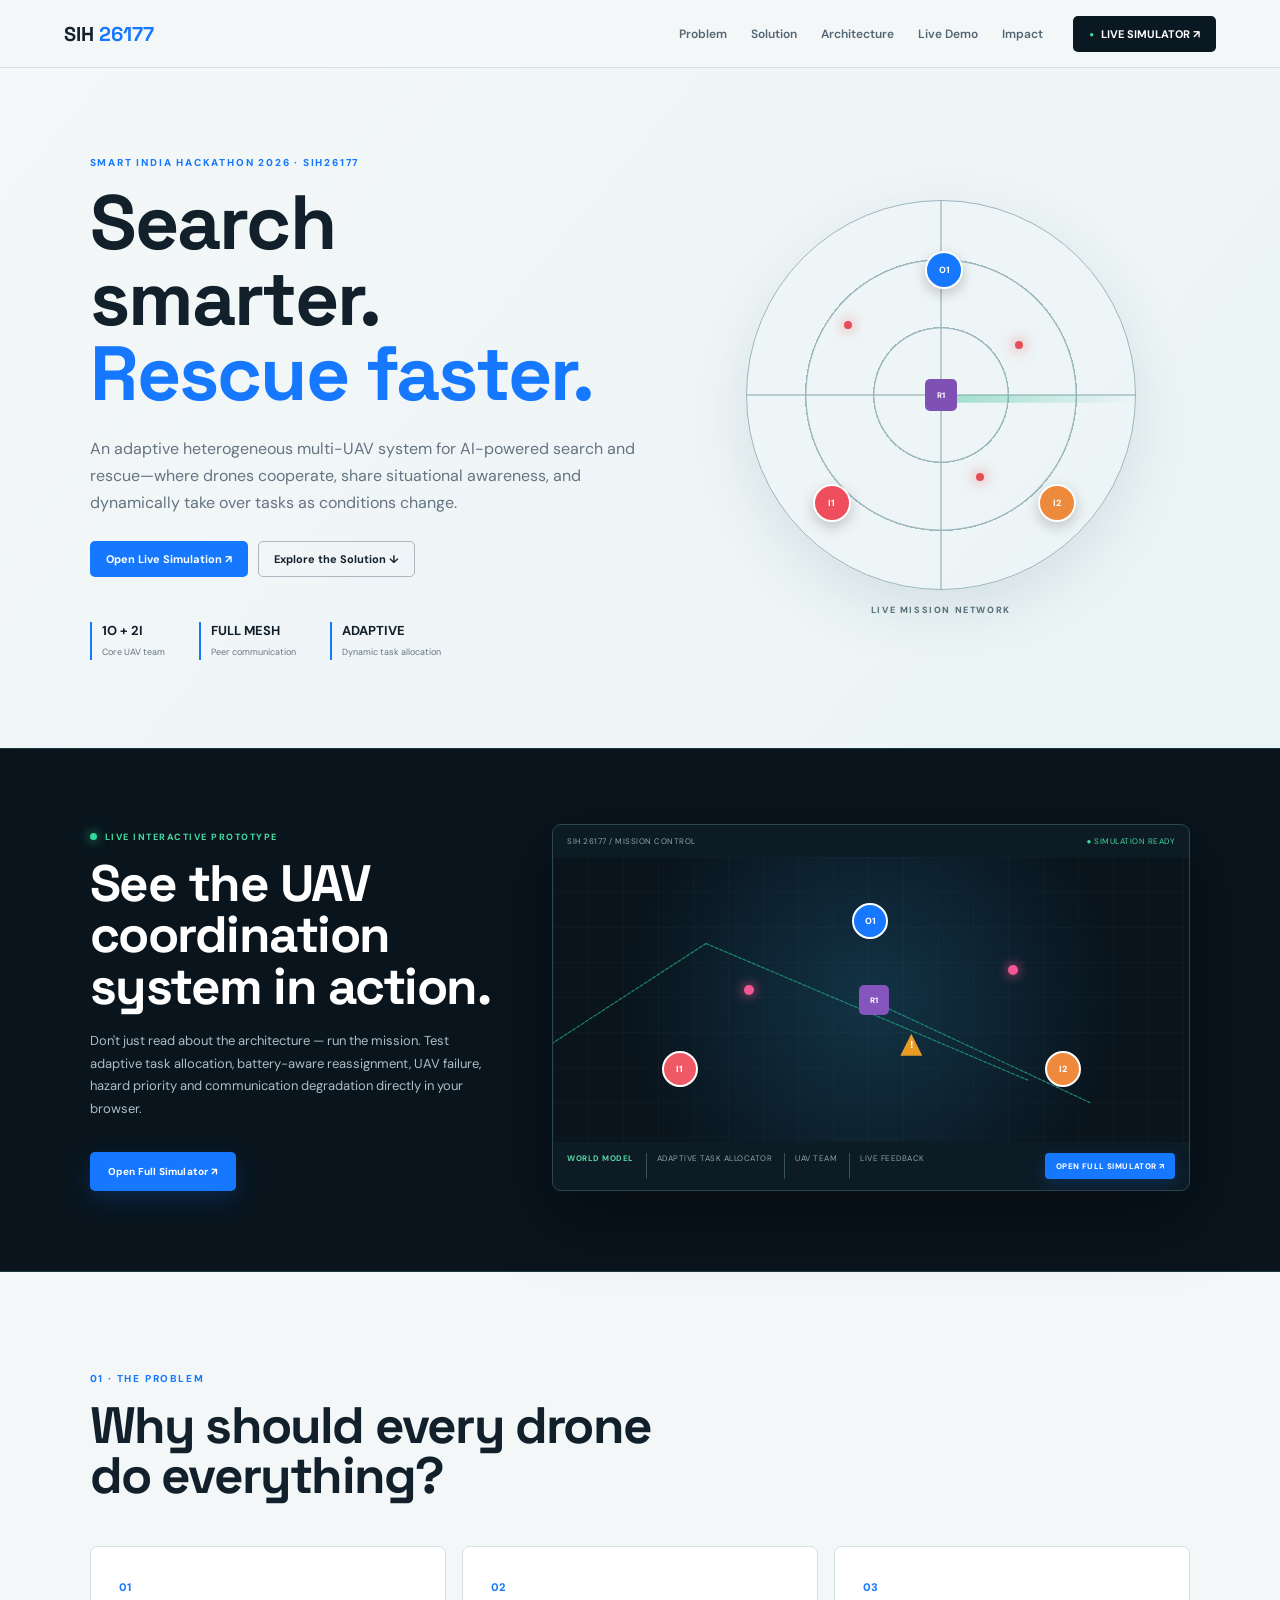
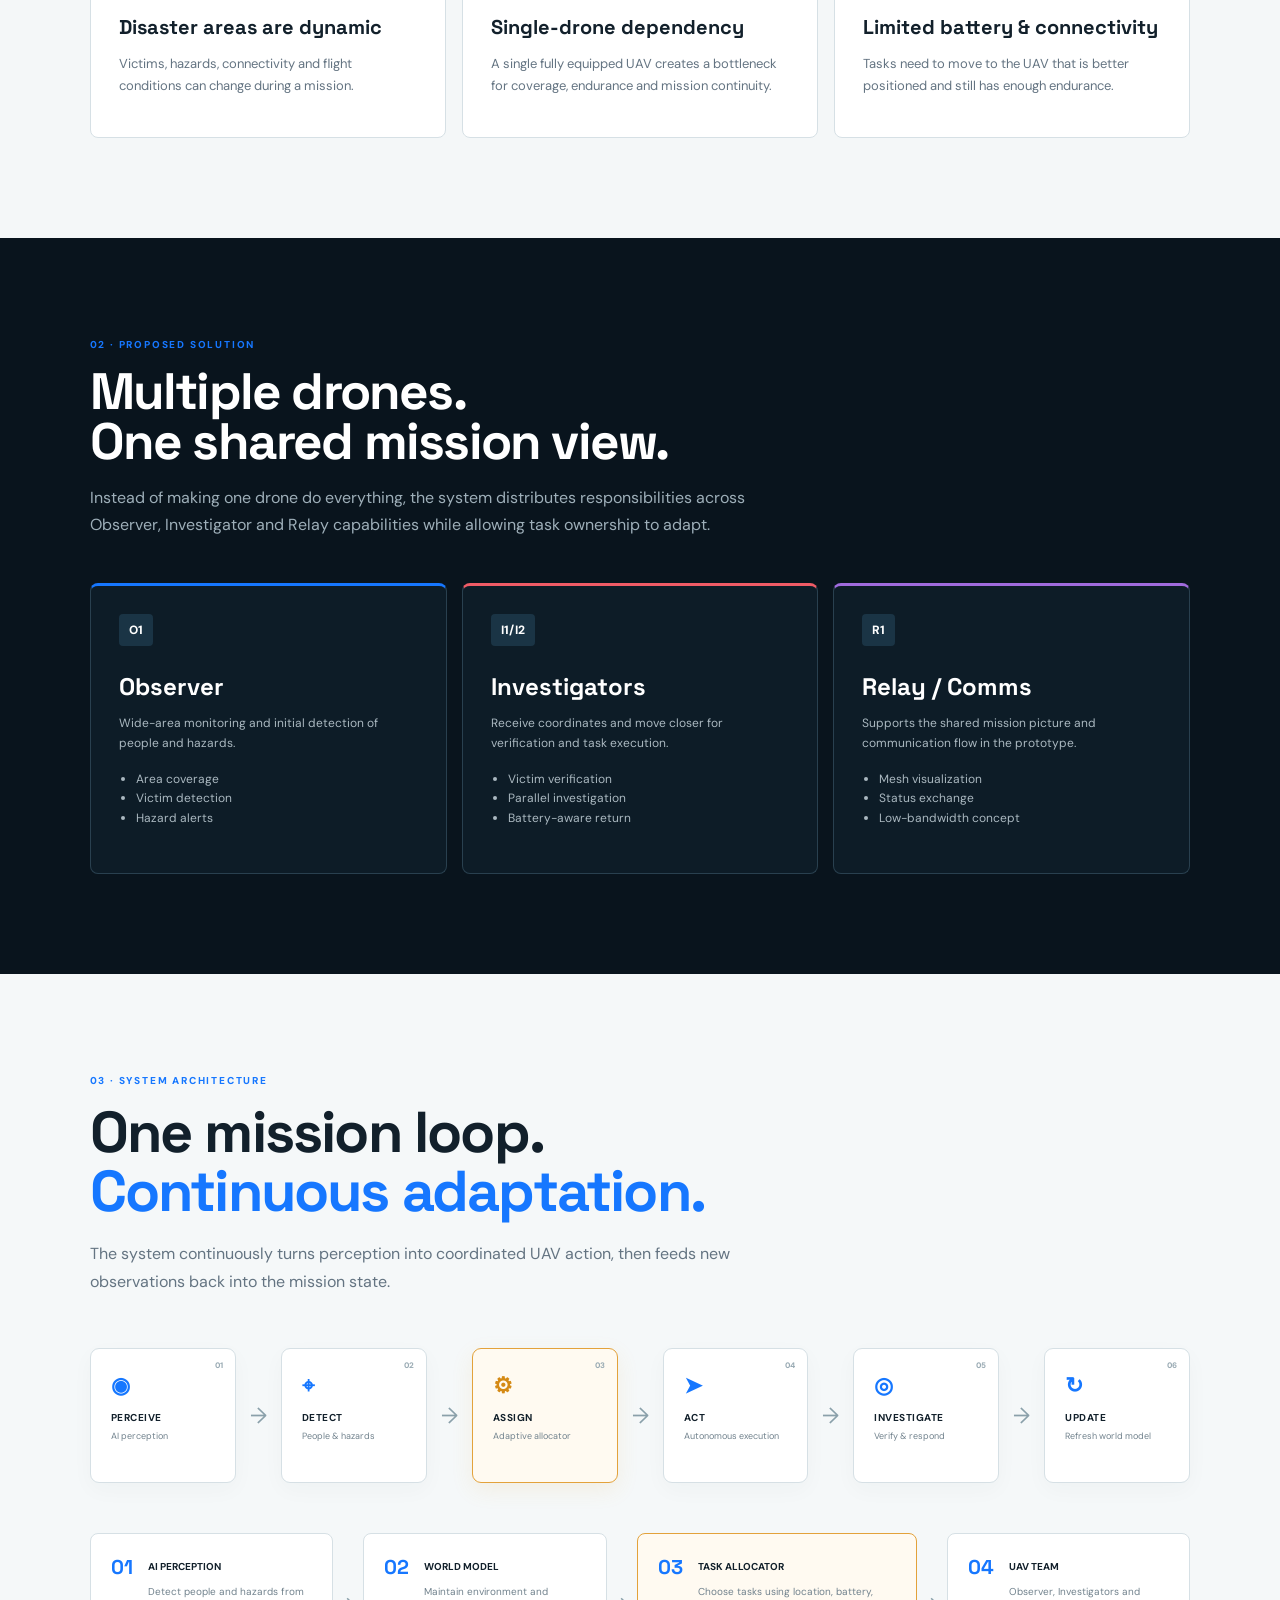
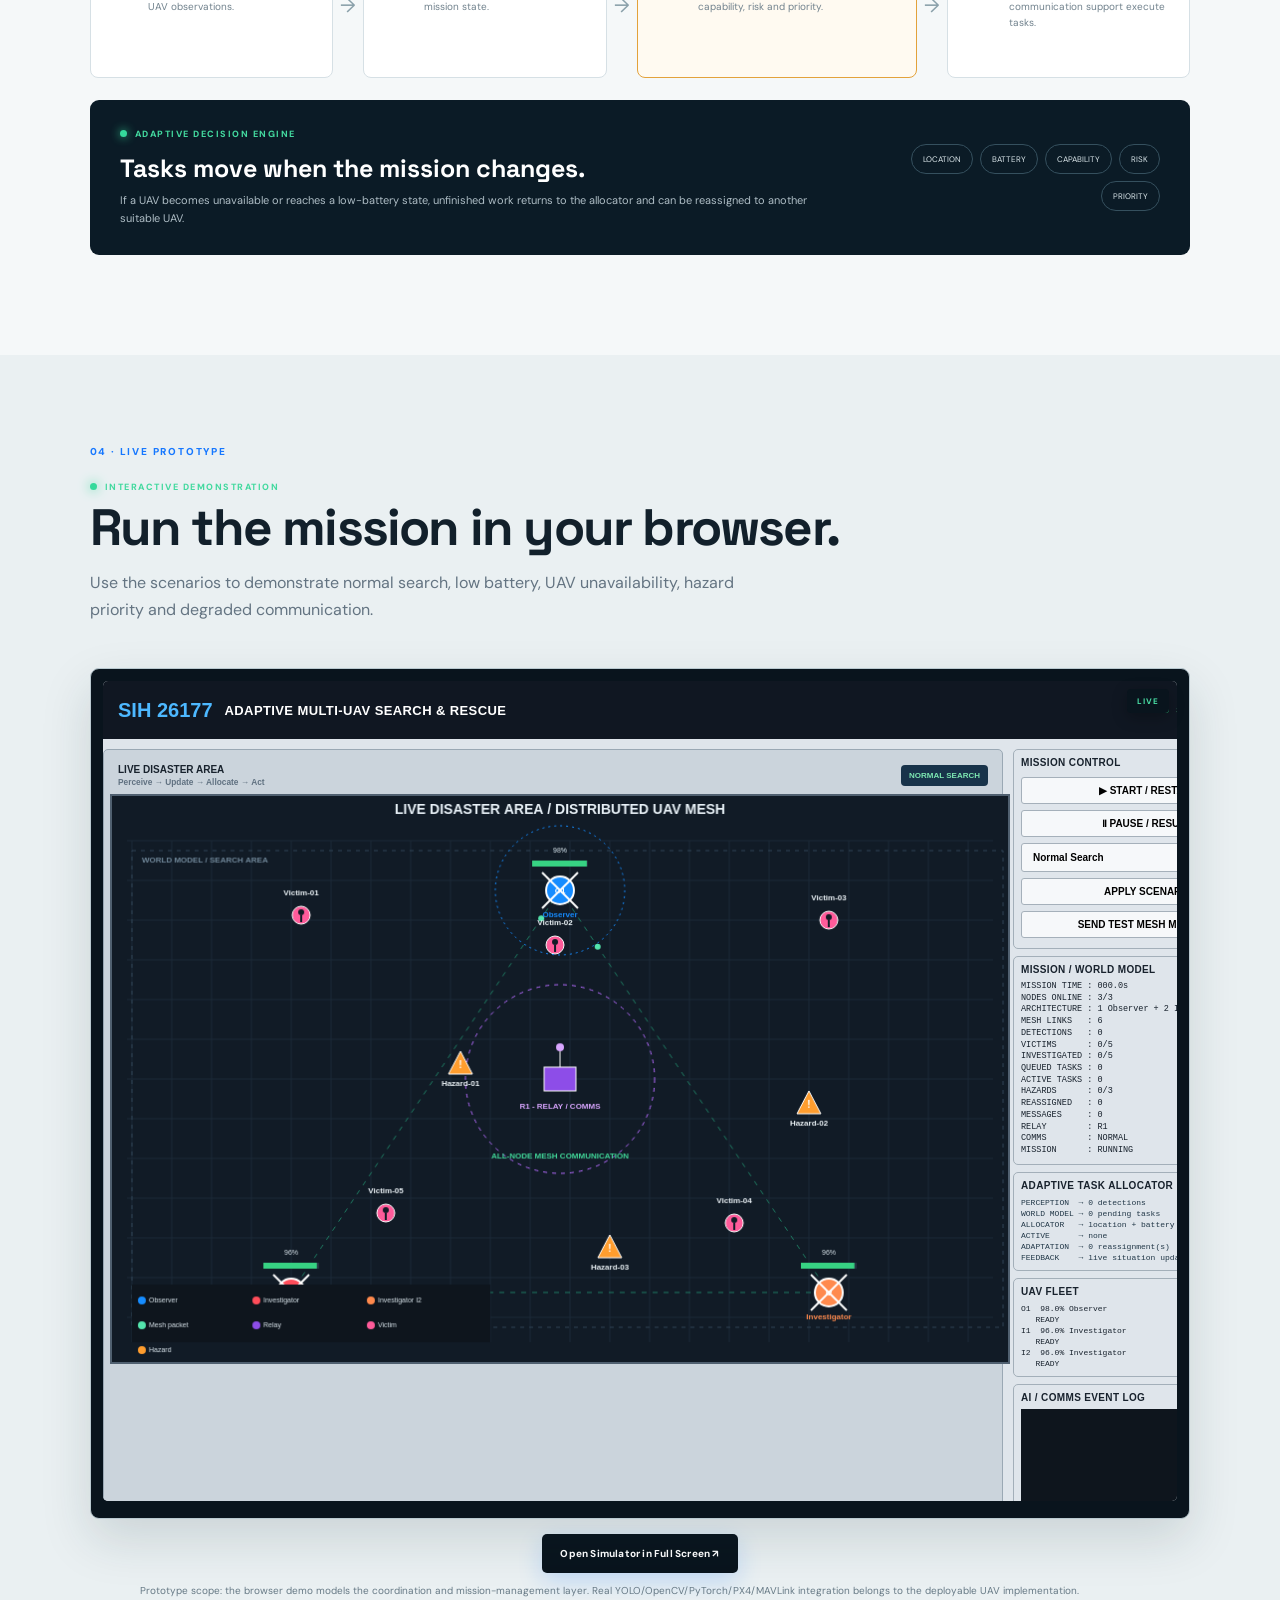
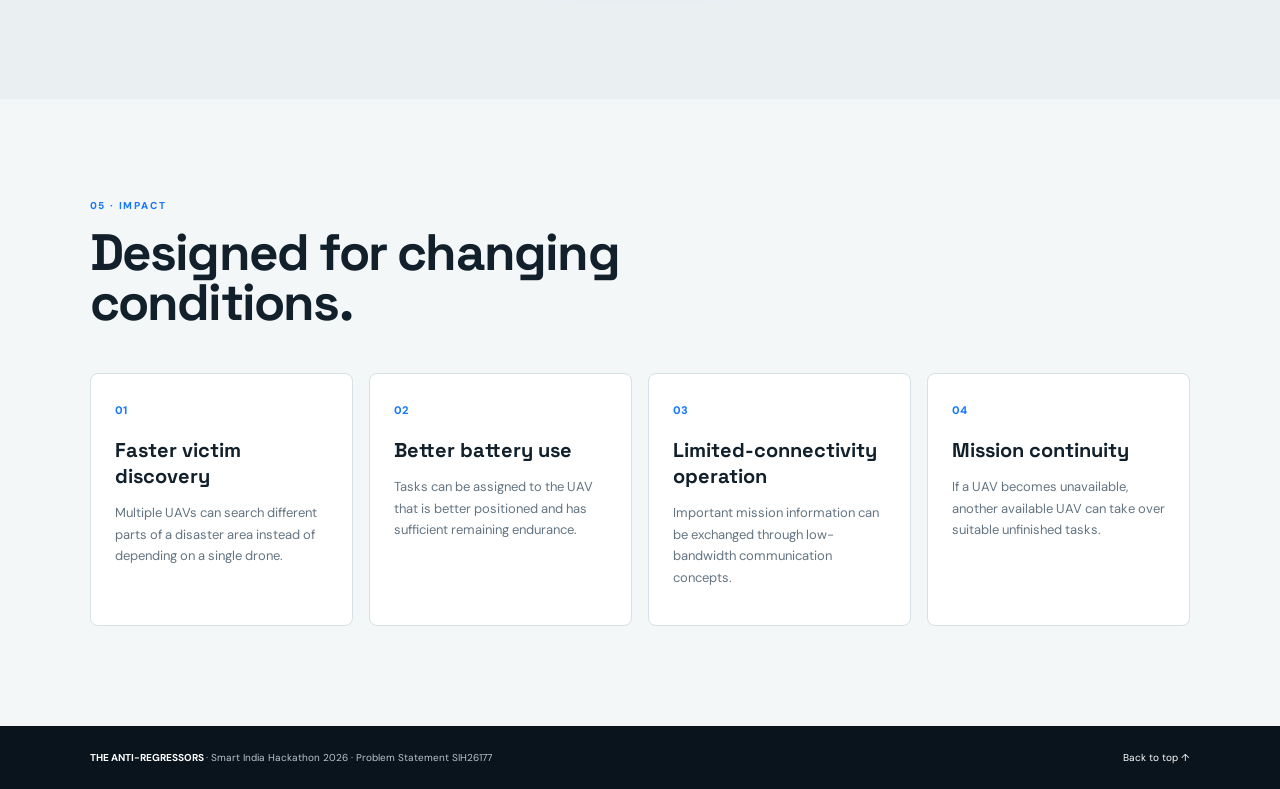
<file: index.html>
<!DOCTYPE html>
<html lang="en">
<head>
<meta charset="UTF-8">
<meta name="viewport" content="width=device-width, initial-scale=1.0">

<title>SIH 26177 | Adaptive Multi-UAV Search & Rescue</title>

<link rel="stylesheet" href="style.css">
</head>

<body>

<!-- =====================================================
     NAVIGATION
     ===================================================== -->

<nav class="nav">

  <a class="logo" href="#home">
    SIH <span>26177</span>
  </a>

  <div class="navlinks">
    <a href="#problem">Problem</a>
    <a href="#solution">Solution</a>
    <a href="#architecture">Architecture</a>
    <a href="#demo">Live Demo</a>
    <a href="#impact">Impact</a>
  </div>

  <a class="navbtn nav-live"
     href="simulator/index.html"
     target="_blank"
     rel="noopener">
    <span>●</span> LIVE SIMULATOR ↗
  </a>

</nav>


<!-- =====================================================
     HERO
     ===================================================== -->

<section id="home" class="hero">

  <div class="hero-copy">

    <div class="eyebrow">
      SMART INDIA HACKATHON 2026 · SIH26177
    </div>

    <h1>
      Search smarter.<br>
      <em>Rescue faster.</em>
    </h1>

    <p class="lead">
      An adaptive heterogeneous multi-UAV system for AI-powered
      search and rescue—where drones cooperate, share situational
      awareness, and dynamically take over tasks as conditions change.
    </p>

    <div class="actions">

      <a class="primary"
         href="simulator/index.html"
         target="_blank"
         rel="noopener">
        Open Live Simulation ↗
      </a>

      <a class="secondary" href="#solution">
        Explore the Solution ↓
      </a>

    </div>

    <div class="stats">

      <div>
        <b>1O + 2I</b>
        <span>Core UAV team</span>
      </div>

      <div>
        <b>FULL MESH</b>
        <span>Peer communication</span>
      </div>

      <div>
        <b>ADAPTIVE</b>
        <span>Dynamic task allocation</span>
      </div>

    </div>

  </div>


  <div class="hero-visual">

    <div class="radar">

      <div class="sweep"></div>

      <div class="dot d1"></div>
      <div class="dot d2"></div>
      <div class="dot d3"></div>

      <div class="drone observer">O1</div>
      <div class="drone i1">I1</div>
      <div class="drone i2">I2</div>

      <div class="relay">R1</div>

    </div>

    <div class="visual-label">
      LIVE MISSION NETWORK
    </div>

  </div>

</section>


<!-- =====================================================
     LIVE PROTOTYPE PREVIEW
     ===================================================== -->

<section class="live-band" id="live">

  <div class="live-band-copy">

    <div class="live-badge">
      <span></span>
      LIVE INTERACTIVE PROTOTYPE
    </div>

    <h2>
      See the UAV coordination system in action.
    </h2>

    <p>
      Don't just read about the architecture — run the mission.
      Test adaptive task allocation, battery-aware reassignment,
      UAV failure, hazard priority and communication degradation
      directly in your browser.
    </p>

    <a class="live-launch"
       href="simulator/index.html"
       target="_blank"
       rel="noopener">
      Open Full Simulator ↗
    </a>

  </div>


  <div class="live-preview">

    <div class="preview-top">
      <span>SIH 26177 / MISSION CONTROL</span>
      <span>● SIMULATION READY</span>
    </div>

    <div class="preview-map">

      <div class="mini-node n1">O1</div>
      <div class="mini-node n2">I1</div>
      <div class="mini-node n3">I2</div>

      <div class="mini-relay">R1</div>

      <div class="mini-line l1"></div>
      <div class="mini-line l2"></div>
      <div class="mini-line l3"></div>

      <div class="mini-victim v1"></div>
      <div class="mini-victim v2"></div>

      <div class="mini-hazard h1">!</div>

    </div>

    <div class="preview-bottom">

      <b>WORLD MODEL</b>

      <span>ADAPTIVE TASK ALLOCATOR</span>

      <span>UAV TEAM</span>

      <span>LIVE FEEDBACK</span>

      <a class="preview-fullscreen"
         href="simulator/index.html"
         target="_blank"
         rel="noopener">
        OPEN FULL SIMULATOR ↗
      </a>

    </div>

  </div>

</section>


<!-- =====================================================
     PROBLEM
     ===================================================== -->

<section id="problem" class="section">

  <div class="section-head">

    <div class="eyebrow">
      01 · THE PROBLEM
    </div>

    <h2>
      Why should every drone<br>
      do everything?
    </h2>

  </div>


  <div class="problem-grid">

    <article>
      <span>01</span>

      <h3>
        Disaster areas are dynamic
      </h3>

      <p>
        Victims, hazards, connectivity and flight conditions
        can change during a mission.
      </p>
    </article>


    <article>
      <span>02</span>

      <h3>
        Single-drone dependency
      </h3>

      <p>
        A single fully equipped UAV creates a bottleneck for
        coverage, endurance and mission continuity.
      </p>
    </article>


    <article>
      <span>03</span>

      <h3>
        Limited battery & connectivity
      </h3>

      <p>
        Tasks need to move to the UAV that is better positioned
        and still has enough endurance.
      </p>
    </article>

  </div>

</section>


<!-- =====================================================
     SOLUTION
     ===================================================== -->

<section id="solution" class="section dark">

  <div class="section-head">

    <div class="eyebrow">
      02 · PROPOSED SOLUTION
    </div>

    <h2>
      Multiple drones.<br>
      One shared mission view.
    </h2>

    <p>
      Instead of making one drone do everything, the system
      distributes responsibilities across Observer, Investigator
      and Relay capabilities while allowing task ownership to adapt.
    </p>

  </div>


  <div class="role-grid">

    <div class="role observer-card">

      <div class="role-icon">
        O1
      </div>

      <h3>
        Observer
      </h3>

      <p>
        Wide-area monitoring and initial detection of people
        and hazards.
      </p>

      <ul>
        <li>Area coverage</li>
        <li>Victim detection</li>
        <li>Hazard alerts</li>
      </ul>

    </div>


    <div class="role investigator-card">

      <div class="role-icon">
        I1/I2
      </div>

      <h3>
        Investigators
      </h3>

      <p>
        Receive coordinates and move closer for verification
        and task execution.
      </p>

      <ul>
        <li>Victim verification</li>
        <li>Parallel investigation</li>
        <li>Battery-aware return</li>
      </ul>

    </div>


    <div class="role relay-card">

      <div class="role-icon">
        R1
      </div>

      <h3>
        Relay / Comms
      </h3>

      <p>
        Supports the shared mission picture and communication
        flow in the prototype.
      </p>

      <ul>
        <li>Mesh visualization</li>
        <li>Status exchange</li>
        <li>Low-bandwidth concept</li>
      </ul>

    </div>

  </div>

</section>


<!-- =====================================================
     SYSTEM ARCHITECTURE
     ===================================================== -->

<section id="architecture"
         class="section architecture-section">

  <div class="section-head architecture-head">

    <div class="eyebrow">
      03 · SYSTEM ARCHITECTURE
    </div>

    <h2>
      One mission loop.<br>
      <span>Continuous adaptation.</span>
    </h2>

    <p>
      The system continuously turns perception into coordinated
      UAV action, then feeds new observations back into the
      mission state.
    </p>

  </div>


  <!-- MISSION LOOP -->

  <div class="mission-loop">

    <div class="loop-step">

      <span class="step-no">01</span>

      <div class="step-icon">◉</div>

      <b>PERCEIVE</b>

      <small>
        AI perception
      </small>

    </div>


    <div class="loop-arrow">→</div>


    <div class="loop-step">

      <span class="step-no">02</span>

      <div class="step-icon">⌖</div>

      <b>DETECT</b>

      <small>
        People & hazards
      </small>

    </div>


    <div class="loop-arrow">→</div>


    <div class="loop-step active">

      <span class="step-no">03</span>

      <div class="step-icon">⚙</div>

      <b>ASSIGN</b>

      <small>
        Adaptive allocator
      </small>

    </div>


    <div class="loop-arrow">→</div>


    <div class="loop-step">

      <span class="step-no">04</span>

      <div class="step-icon">➤</div>

      <b>ACT</b>

      <small>
        Autonomous execution
      </small>

    </div>


    <div class="loop-arrow">→</div>


    <div class="loop-step">

      <span class="step-no">05</span>

      <div class="step-icon">◎</div>

      <b>INVESTIGATE</b>

      <small>
        Verify & respond
      </small>

    </div>


    <div class="loop-arrow">→</div>


    <div class="loop-step">

      <span class="step-no">06</span>

      <div class="step-icon">↻</div>

      <b>UPDATE</b>

      <small>
        Refresh world model
      </small>

    </div>

  </div>


  <!-- SYSTEM PIPELINE -->

  <div class="architecture-flow">

    <div class="flow-card">

      <div class="flow-number">
        01
      </div>

      <div>

        <b>
          AI PERCEPTION
        </b>

        <p>
          Detect people and hazards from UAV observations.
        </p>

      </div>

    </div>


    <div class="flow-connector">
      →
    </div>


    <div class="flow-card">

      <div class="flow-number">
        02
      </div>

      <div>

        <b>
          WORLD MODEL
        </b>

        <p>
          Maintain environment and mission state.
        </p>

      </div>

    </div>


    <div class="flow-connector">
      →
    </div>


    <div class="flow-card allocator-card">

      <div class="flow-number">
        03
      </div>

      <div>

        <b>
          TASK ALLOCATOR
        </b>

        <p>
          Choose tasks using location, battery,
          capability, risk and priority.
        </p>

      </div>

    </div>


    <div class="flow-connector">
      →
    </div>


    <div class="flow-card">

      <div class="flow-number">
        04
      </div>

      <div>

        <b>
          UAV TEAM
        </b>

        <p>
          Observer, Investigators and communication
          support execute tasks.
        </p>

      </div>

    </div>

  </div>


  <!-- ADAPTIVE DECISION ENGINE -->

  <div class="adaptive-panel">

    <div class="adaptive-copy">

      <div class="adaptive-label">

        <span></span>

        ADAPTIVE DECISION ENGINE

      </div>

      <h3>
        Tasks move when the mission changes.
      </h3>

      <p>
        If a UAV becomes unavailable or reaches a low-battery
        state, unfinished work returns to the allocator and
        can be reassigned to another suitable UAV.
      </p>

    </div>


    <div class="decision-factors">

      <span>LOCATION</span>
      <span>BATTERY</span>
      <span>CAPABILITY</span>
      <span>RISK</span>
      <span>PRIORITY</span>

    </div>

  </div>

</section>


<!-- =====================================================
     LIVE DEMO
     ===================================================== -->

<section id="demo"
         class="section demo-section">

  <div class="section-head">

    <div class="eyebrow">
      04 · LIVE PROTOTYPE
    </div>

    <div class="live-badge dark-badge">

      <span></span>

      INTERACTIVE DEMONSTRATION

    </div>

    <h2>
      Run the mission in your browser.
    </h2>

    <p>
      Use the scenarios to demonstrate normal search,
      low battery, UAV unavailability, hazard priority
      and degraded communication.
    </p>

  </div>


  <div class="demo-wrap">

    <iframe
      src="simulator/index.html"
      title="SIH 26177 Live Multi-UAV Simulator">
    </iframe>

  </div>


  <div class="demo-actions">

    <a class="live-launch"
       href="simulator/index.html"
       target="_blank"
       rel="noopener">
      Open Simulator in Full Screen ↗
    </a>

  </div>


  <div class="demo-note">

    Prototype scope: the browser demo models the coordination
    and mission-management layer. Real YOLO/OpenCV/PyTorch/PX4/MAVLink
    integration belongs to the deployable UAV implementation.

  </div>

</section>


<!-- =====================================================
     IMPACT
     ===================================================== -->

<section id="impact" class="section">

  <div class="section-head">

    <div class="eyebrow">
      05 · IMPACT
    </div>

    <h2>
      Designed for changing conditions.
    </h2>

  </div>


  <div class="impact-grid">

    <div>
      <b>01</b>

      <h3>
        Faster victim discovery
      </h3>

      <p>
        Multiple UAVs can search different parts of a disaster
        area instead of depending on a single drone.
      </p>
    </div>


    <div>
      <b>02</b>

      <h3>
        Better battery use
      </h3>

      <p>
        Tasks can be assigned to the UAV that is better positioned
        and has sufficient remaining endurance.
      </p>
    </div>


    <div>
      <b>03</b>

      <h3>
        Limited-connectivity operation
      </h3>

      <p>
        Important mission information can be exchanged through
        low-bandwidth communication concepts.
      </p>
    </div>


    <div>
      <b>04</b>

      <h3>
        Mission continuity
      </h3>

      <p>
        If a UAV becomes unavailable, another available UAV
        can take over suitable unfinished tasks.
      </p>
    </div>

  </div>

</section>


<!-- =====================================================
     FOOTER
     ===================================================== -->

<footer>

  <div>

    <b>
      THE ANTI-REGRESSORS
    </b>

    <span>
      · Smart India Hackathon 2026 · Problem Statement SIH26177
    </span>

  </div>

  <a href="#home">
    Back to top ↑
  </a>

</footer>


</body>
</html>
</file>
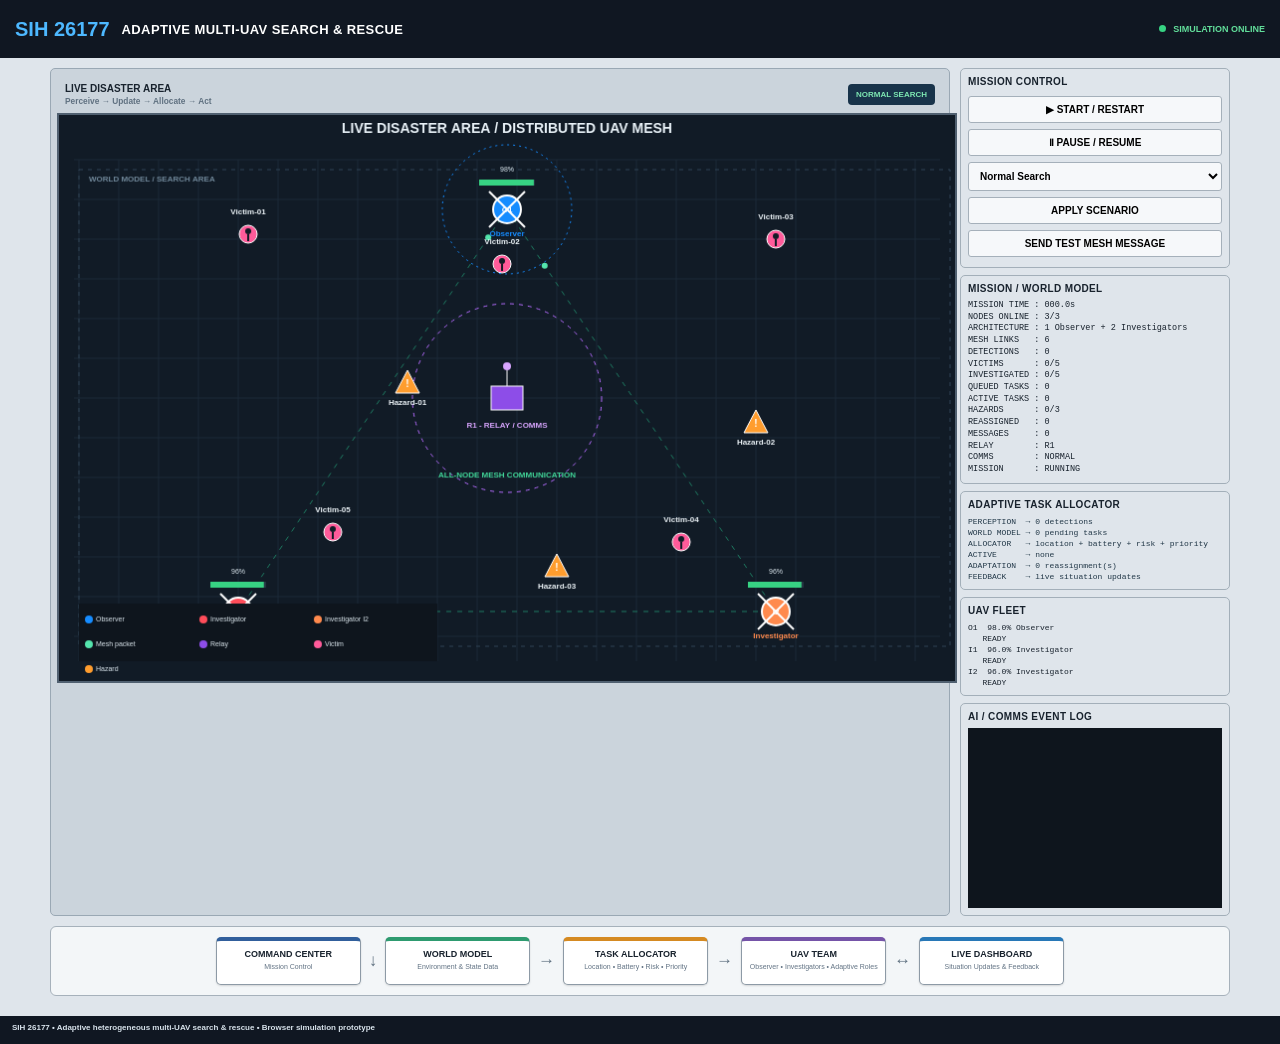
<file: simulator/index.html>
<!DOCTYPE html>
<html lang="en">
<head>
<meta charset="UTF-8">
<meta name="viewport" content="width=device-width, initial-scale=1.0">
<title>SIH 26177 | Adaptive Multi-UAV Search & Rescue</title>
<link rel="stylesheet" href="style.css">
</head>
<body>
<header class="topbar">
  <div class="brand">SIH 26177</div>
  <div class="title">ADAPTIVE MULTI-UAV SEARCH &amp; RESCUE</div>
  <div class="live"><span></span> SIMULATION ONLINE</div>
</header>

<main class="page">
  <section class="main-grid">
    <div class="visual-card">
      <div class="canvas-title">
        <div><b>LIVE DISASTER AREA</b><small>Perceive → Update → Allocate → Act</small></div>
        <div id="scenarioBadge">NORMAL SEARCH</div>
      </div>
      <canvas id="simCanvas" width="900" height="570"></canvas>
    </div>

    <aside class="side">
      <section class="card">
        <h3>MISSION CONTROL</h3>
        <button id="startBtn">▶ START / RESTART</button>
        <button id="pauseBtn">Ⅱ PAUSE / RESUME</button>
        <select id="scenario">
          <option value="normal">Normal Search</option>
          <option value="lowbattery">I1 Low Battery</option>
          <option value="failure">I1 UAV Unavailable</option>
          <option value="hazard">Hazard Priority</option>
          <option value="comms">Communication Degraded</option>
        </select>
        <button id="applyScenario">APPLY SCENARIO</button>
        <button id="messageBtn">SEND TEST MESH MESSAGE</button>
      </section>

      <section class="card">
        <h3>MISSION / WORLD MODEL</h3>
        <pre id="metrics"></pre>
      </section>

      <section class="card">
        <h3>ADAPTIVE TASK ALLOCATOR</h3>
        <pre id="allocator"></pre>
      </section>

      <section class="card">
        <h3>UAV FLEET</h3>
        <pre id="nodes"></pre>
      </section>

      <section class="card log-card">
        <h3>AI / COMMS EVENT LOG</h3>
        <pre id="log"></pre>
      </section>
    </aside>
  </section>

  <section class="architecture">
    <div class="arch-box command"><b>COMMAND CENTER</b><span>Mission Control</span></div>
    <div class="arrow">↓</div>
    <div class="arch-box model"><b>WORLD MODEL</b><span>Environment &amp; State Data</span></div>
    <div class="arrow">→</div>
    <div class="arch-box allocator"><b>TASK ALLOCATOR</b><span>Location • Battery • Risk • Priority</span></div>
    <div class="arrow">→</div>
    <div class="arch-box uavs"><b>UAV TEAM</b><span>Observer • Investigators • Adaptive Roles</span></div>
    <div class="arrow">↔</div>
    <div class="arch-box dashboard"><b>LIVE DASHBOARD</b><span>Situation Updates &amp; Feedback</span></div>
  </section>
</main>

<footer>SIH 26177 • Adaptive heterogeneous multi-UAV search &amp; rescue • Browser simulation prototype</footer>
<script src="script.js"></script>
</body>
</html>
</file>
<file: style.css>
@import url('https://fonts.googleapis.com/css2?family=DM+Sans:wght@400;500;600;700&family=Space+Grotesk:wght@500;600;700&display=swap');


/* =====================================================
   VARIABLES
   ===================================================== */

:root {
  --bg: #f4f7f8;
  --ink: #12202b;
  --muted: #647482;
  --line: #d6e0e5;
  --blue: #1677ff;
  --green: #24b77a;
  --dark: #09141d;
}


/* =====================================================
   GLOBAL
   ===================================================== */

* {
  box-sizing: border-box;
  scroll-behavior: smooth;
}

body {
  margin: 0;
  background: var(--bg);
  color: var(--ink);
  font-family: "DM Sans", Arial, sans-serif;
}

a {
  transition: 0.2s ease;
}


/* =====================================================
   NAVIGATION
   ===================================================== */

.nav {
  position: sticky;
  top: 0;
  z-index: 20;

  height: 68px;

  background: #f4f7f8ee;

  backdrop-filter: blur(12px);

  border-bottom: 1px solid var(--line);

  display: flex;
  align-items: center;

  padding: 0 5vw;

  gap: 30px;
}

.logo {
  font-family: "Space Grotesk";

  font-size: 20px;

  font-weight: 700;

  color: var(--ink);

  text-decoration: none;
}

.logo span {
  color: var(--blue);
}

.navlinks {
  display: flex;

  gap: 24px;

  margin-left: auto;
}

.navlinks a {
  font-size: 12px;

  color: #536572;

  text-decoration: none;

  font-weight: 600;
}

.navlinks a:hover {
  color: var(--blue);
}

.navbtn {
  background: var(--ink);

  color: #fff;

  text-decoration: none;

  padding: 11px 16px;

  border-radius: 5px;

  font-size: 11px;

  font-weight: 700;
}

.nav-live {
  background: #0a1822;

  display: flex;

  align-items: center;

  gap: 7px;
}

.nav-live span {
  color: #35d99b;

  font-size: 8px;

  animation: blink 1.4s infinite;
}


/* =====================================================
   HERO
   ===================================================== */

.hero {
  min-height: 680px;

  padding: 80px 7vw;

  display: grid;

  grid-template-columns: 1.05fr 0.95fr;

  align-items: center;

  gap: 50px;

  background:
    linear-gradient(
      130deg,
      #f4f7f8 0%,
      #eaf4f5 100%
    );
}

.eyebrow {
  font-size: 10px;

  letter-spacing: 1.8px;

  font-weight: 800;

  color: var(--blue);

  margin-bottom: 16px;
}

h1,
h2 {
  font-family: "Space Grotesk";

  letter-spacing: -1.8px;

  line-height: 0.98;

  margin: 0;
}

h1 {
  font-size: clamp(50px, 6vw, 82px);
}

h1 em {
  color: var(--blue);

  font-style: normal;
}

.lead {
  max-width: 650px;

  color: var(--muted);

  font-size: 16px;

  line-height: 1.7;

  margin: 24px 0;
}

.actions {
  display: flex;

  gap: 10px;

  align-items: center;
}

.primary {
  background: var(--blue);

  color: #fff;

  text-decoration: none;

  padding: 11px 16px;

  border-radius: 5px;

  font-size: 11px;

  font-weight: 700;
}

.secondary {
  border: 1px solid #aab8c2;

  color: var(--ink);

  padding: 10px 15px;

  border-radius: 5px;

  text-decoration: none;

  font-size: 11px;

  font-weight: 700;
}

.stats {
  display: flex;

  gap: 34px;

  margin-top: 45px;
}

.stats div {
  border-left: 2px solid var(--blue);

  padding-left: 10px;
}

.stats b {
  display: block;

  font-size: 13px;
}

.stats span {
  font-size: 9px;

  color: var(--muted);
}


/* =====================================================
   HERO RADAR
   ===================================================== */

.hero-visual {
  display: flex;

  flex-direction: column;

  align-items: center;
}

.radar {
  width: 390px;

  height: 390px;

  border-radius: 50%;

  position: relative;

  border: 1px solid #9bb5bd;

  background:
    radial-gradient(
      circle,
      #d9f1ef 0 2px,
      transparent 3px
    ),
    repeating-radial-gradient(
      circle,
      #0000 0 66px,
      #9db9be 67px 68px
    ),
    linear-gradient(
      90deg,
      #0000 49.7%,
      #91aeb4 50%,
      #0000 50.3%
    ),
    linear-gradient(
      0deg,
      #0000 49.7%,
      #91aeb4 50%,
      #0000 50.3%
    );

  overflow: hidden;

  box-shadow: 0 20px 60px #31586720;
}

.sweep {
  position: absolute;

  width: 50%;

  height: 50%;

  left: 50%;

  top: 50%;

  transform-origin: 0 0;

  background:
    linear-gradient(
      90deg,
      #27b98a66,
      #27b98a00
    );

  clip-path: polygon(
    0 0,
    100% 0,
    100% 4%,
    0 4%
  );

  animation: sweep 3s linear infinite;
}

@keyframes sweep {
  to {
    transform: rotate(360deg);
  }
}

.dot {
  position: absolute;

  width: 8px;

  height: 8px;

  border-radius: 50%;

  background: #e64e57;

  box-shadow: 0 0 14px #e64e57;
}

.d1 {
  left: 25%;
  top: 31%;
}

.d2 {
  left: 69%;
  top: 36%;
}

.d3 {
  left: 59%;
  top: 70%;
}

.drone {
  position: absolute;

  width: 38px;

  height: 38px;

  border-radius: 50%;

  display: grid;

  place-items: center;

  color: #fff;

  font-size: 9px;

  font-weight: 800;

  border: 2px solid #fff;

  box-shadow: 0 5px 14px #0003;
}

.observer {
  left: 46%;

  top: 13%;

  background: var(--blue);
}

.i1 {
  left: 17%;

  top: 73%;

  background: #ef4f5d;
}

.i2 {
  left: 75%;

  top: 73%;

  background: #ee8a3c;
}

.relay {
  position: absolute;

  left: 46%;

  top: 46%;

  width: 32px;

  height: 32px;

  border-radius: 5px;

  background: #8051b5;

  color: #fff;

  display: grid;

  place-items: center;

  font-size: 8px;

  font-weight: 800;
}

.visual-label {
  margin-top: 14px;

  font-size: 9px;

  letter-spacing: 1.6px;

  color: #58717a;

  font-weight: 800;
}


/* =====================================================
   GENERAL SECTIONS
   ===================================================== */

.section {
  padding: 100px 7vw;
}

.section.dark {
  background: var(--dark);

  color: #fff;
}

.section-head {
  max-width: 760px;

  margin-bottom: 45px;
}

.section-head h2 {
  font-size: clamp(36px, 4vw, 58px);
}

.section-head p {
  color: var(--muted);

  line-height: 1.7;

  max-width: 700px;
}

.dark .section-head p {
  color: #9eafb9;
}


/* =====================================================
   PROBLEM
   ===================================================== */

.problem-grid {
  display: grid;

  grid-template-columns: repeat(3, 1fr);

  gap: 16px;
}

.problem-grid article {
  background: #fff;

  border: 1px solid var(--line);

  padding: 28px;

  border-radius: 8px;
}

.problem-grid span {
  color: var(--blue);

  font-size: 11px;

  font-weight: 800;
}

.problem-grid h3 {
  font-family: "Space Grotesk";

  margin: 18px 0 10px;

  font-size: 20px;
}

.problem-grid p {
  color: var(--muted);

  line-height: 1.65;

  font-size: 13px;
}


/* =====================================================
   SOLUTION / ROLES
   ===================================================== */

.role-grid {
  display: grid;

  grid-template-columns: repeat(3, 1fr);

  gap: 15px;
}

.role {
  border: 1px solid #29404f;

  border-radius: 8px;

  padding: 28px;

  background: #0d1c27;
}

.role-icon {
  font-size: 12px;

  font-weight: 800;

  color: #fff;

  background: #1a3445;

  display: inline-flex;

  padding: 8px 10px;

  border-radius: 4px;
}

.role h3 {
  font-family: "Space Grotesk";

  font-size: 24px;

  margin: 25px 0 8px;
}

.role p,
.role li {
  color: #aab8c0;

  font-size: 12px;

  line-height: 1.65;
}

.role ul {
  padding-left: 17px;
}

.observer-card {
  border-top: 3px solid var(--blue);
}

.investigator-card {
  border-top: 3px solid #ef5b66;
}

.relay-card {
  border-top: 3px solid #a06bdd;
}


/* =====================================================
   LIVE INTERACTIVE BAND
   ===================================================== */

.live-band {
  padding: 75px 7vw 80px;

  background: #09141d;

  color: #fff;

  display: grid;

  grid-template-columns: 0.78fr 1.22fr;

  gap: 55px;

  align-items: center;

  border-top: 1px solid #1c3542;

  border-bottom: 1px solid #1c3542;
}

.live-band-copy h2 {
  font-family: "Space Grotesk";

  font-size: clamp(34px, 4vw, 54px);

  line-height: 1;

  letter-spacing: -1.5px;

  margin: 13px 0 18px;
}

.live-band-copy p {
  color: #aebdc5;

  line-height: 1.75;

  font-size: 13px;

  max-width: 540px;
}

.live-badge {
  display: inline-flex;

  align-items: center;

  gap: 8px;

  color: #43d99f;

  font-size: 9px;

  letter-spacing: 1.5px;

  font-weight: 800;
}

.live-badge span {
  width: 7px;

  height: 7px;

  border-radius: 50%;

  background: #35d99b;

  box-shadow: 0 0 12px #35d99b;

  animation: blink 1.4s infinite;
}

@keyframes blink {
  50% {
    opacity: 0.25;
  }
}

.live-launch {
  display: inline-block;

  margin-top: 18px;

  background: #1677ff;

  color: #fff;

  text-decoration: none;

  padding: 13px 18px;

  border-radius: 5px;

  font-size: 10px;

  font-weight: 800;

  letter-spacing: 0.2px;

  box-shadow: 0 8px 24px #1677ff33;
}


/* =====================================================
   LIVE PREVIEW
   ===================================================== */

.live-preview {
  border: 1px solid #2b4654;

  border-radius: 9px;

  background: #0d1b25;

  overflow: hidden;

  box-shadow: 0 25px 70px #0006;
}

.preview-top,
.preview-bottom {
  display: flex;

  justify-content: space-between;

  gap: 12px;

  padding: 11px 14px;

  font-size: 8px;

  color: #8fa4ae;

  letter-spacing: 0.5px;
}

.preview-top span:last-child {
  color: #42d79e;
}

.preview-map {
  height: 285px;

  position: relative;

  background:
    linear-gradient(
      #ffffff05 1px,
      transparent 1px
    ),
    linear-gradient(
      90deg,
      #ffffff05 1px,
      transparent 1px
    ),
    radial-gradient(
      circle at 50% 50%,
      #123346,
      #09141d 70%
    );

  background-size:
    35px 35px,
    35px 35px,
    100% 100%;

  overflow: hidden;
}

.mini-line {
  position: absolute;

  height: 1px;

  background: #22b98a66;

  transform-origin: left center;

  border-top: 1px dashed #22b98a99;
}

.l1 {
  left: 24%;
  top: 30%;
  width: 55%;
  transform: rotate(23deg);
}

.l2 {
  left: 24%;
  top: 30%;
  width: 55%;
  transform: rotate(147deg);
}

.l3 {
  left: 50%;
  top: 50%;
  width: 38%;
  transform: rotate(25deg);
}

.mini-node {
  position: absolute;

  width: 36px;

  height: 36px;

  border-radius: 50%;

  display: grid;

  place-items: center;

  color: #fff;

  font-size: 9px;

  font-weight: 800;

  border: 2px solid #fff;

  z-index: 2;
}

.n1 {
  left: 47%;
  top: 16%;
  background: #1677ff;
}

.n2 {
  left: 17%;
  top: 68%;
  background: #ef5965;
}

.n3 {
  right: 17%;
  top: 68%;
  background: #ef8a3c;
}

.mini-relay {
  position: absolute;

  left: 48%;

  top: 45%;

  width: 30px;

  height: 30px;

  border-radius: 5px;

  background: #8554bd;

  color: #fff;

  display: grid;

  place-items: center;

  font-size: 8px;

  font-weight: 800;

  z-index: 3;
}

.mini-victim {
  position: absolute;

  width: 10px;

  height: 10px;

  border-radius: 50%;

  background: #f25793;

  box-shadow: 0 0 12px #f25793;
}

.v1 {
  left: 30%;
  top: 45%;
}

.v2 {
  right: 27%;
  top: 38%;
}

.mini-hazard {
  position: absolute;

  right: 42%;

  top: 62%;

  width: 22px;

  height: 22px;

  display: grid;

  place-items: center;

  background: #e99b24;

  clip-path: polygon(
    50% 0,
    100% 100%,
    0 100%
  );

  font-size: 10px;

  font-weight: 900;

  color: #fff;
}

.preview-bottom {
  justify-content: flex-start;

  flex-wrap: wrap;
}

.preview-bottom b {
  color: #58d9a4;
}

.preview-bottom span {
  color: #8fa4ae;

  border-left: 1px solid #36505c;

  padding-left: 10px;
}

.preview-fullscreen {
  margin-left: auto;

  background: #1677ff;

  color: #fff !important;

  text-decoration: none;

  border-radius: 4px;

  padding: 8px 11px;

  font-size: 8px !important;

  font-weight: 800 !important;

  letter-spacing: 0.4px;

  white-space: nowrap;

  box-shadow: 0 5px 16px #1677ff33;
}

.preview-fullscreen:hover {
  background: #2b86ff;
}


/* =====================================================
   SYSTEM ARCHITECTURE
   ===================================================== */

.architecture-section {
  background: #f5f8f9;
}

.architecture-head {
  max-width: 900px;
}

.architecture-head h2 {
  font-size: clamp(38px, 4.5vw, 64px);

  line-height: 1.02;
}

.architecture-head h2 span {
  color: #1677ff;
}

.architecture-head p {
  max-width: 720px;

  margin-top: 20px;
}


/* =====================================================
   MISSION LOOP
   ===================================================== */

.mission-loop {
  width: 100%;

  display: flex;

  align-items: center;

  gap: 14px;

  padding: 8px 0 25px;
}

.loop-step {
  position: relative;

  flex: 1;

  min-width: 0;

  height: 135px;

  background: #fff;

  border: 1px solid #d6e0e5;

  border-radius: 9px;

  padding: 22px 20px;

  box-shadow: 0 7px 22px #18313c08;

  transition:
    transform 0.2s ease,
    box-shadow 0.2s ease;
}

.loop-step:hover {
  transform: translateY(-3px);

  box-shadow: 0 12px 28px #18313c12;
}

.loop-step.active {
  border-color: #e3a23b;

  background: #fffaf1;

  box-shadow: 0 9px 26px #e3a23b1c;
}

.step-no {
  position: absolute;

  right: 16px;

  top: 14px;

  font-size: 9px;

  color: #9aabb4;

  font-weight: 800;
}

.step-icon {
  font-size: 25px;

  color: #1677ff;

  margin-bottom: 15px;

  font-weight: 700;
}

.loop-step.active .step-icon {
  color: #d58a15;
}

.loop-step b {
  display: block;

  font-size: 11px;

  letter-spacing: 0.6px;
}

.loop-step small {
  display: block;

  margin-top: 7px;

  color: #71828d;

  font-size: 10px;

  line-height: 1.4;
}

.loop-arrow {
  color: #8aa0aa;

  font-size: 24px;

  flex: 0 0 22px;

  text-align: center;
}

.loop-step.active {
  border-color: #e3a23b;

  background: #fffaf1;

  box-shadow: 0 7px 22px #e3a23b1c;
}

.step-no {
  position: absolute;

  right: 12px;

  top: 11px;

  font-size: 8px;

  color: #9aabb4;

  font-weight: 800;
}

.step-icon {
  font-size: 22px;

  color: #1677ff;

  margin-bottom: 11px;

  font-weight: 700;
}

.loop-step.active .step-icon {
  color: #d58a15;
}

.loop-step b {
  display: block;

  font-size: 10px;

  letter-spacing: 0.5px;
}

.loop-step small {
  display: block;

  margin-top: 6px;

  color: #71828d;

  font-size: 9px;

  line-height: 1.4;
}

.loop-arrow {
  color: #8aa0aa;

  font-size: 22px;

  flex: 0 0 auto;
}


/* =====================================================
   ARCHITECTURE PIPELINE
   ===================================================== */

.architecture-flow {
  display: grid;

  grid-template-columns:
    1fr 30px
    1fr 30px
    1.15fr 30px
    1fr;

  align-items: center;

  margin-top: 25px;
}

.flow-card {
  min-height: 145px;

  background: #fff;

  border: 1px solid #d6e0e5;

  border-radius: 8px;

  padding: 20px;

  display: flex;

  gap: 15px;
}

.flow-card.allocator-card {
  border-color: #e3a23b;

  background: #fffaf1;
}

.flow-number {
  font-family: "Space Grotesk";

  font-size: 20px;

  font-weight: 700;

  color: #1677ff;
}

.flow-card b {
  font-size: 10px;
}

.flow-card p {
  font-size: 10px;

  color: #71828d;

  line-height: 1.55;

  margin: 9px 0 0;
}

.flow-connector {
  text-align: center;

  color: #8aa0aa;

  font-size: 20px;
}


/* =====================================================
   ADAPTIVE ENGINE
   ===================================================== */

.adaptive-panel {
  margin-top: 22px;

  background: #0b1b26;

  border-radius: 9px;

  padding: 28px 30px;

  display: flex;

  align-items: center;

  justify-content: space-between;

  gap: 35px;

  color: #fff;
}

.adaptive-copy {
  max-width: 700px;
}

.adaptive-label {
  display: flex;

  align-items: center;

  gap: 8px;

  color: #43d99f;

  font-size: 9px;

  letter-spacing: 1.5px;

  font-weight: 800;
}

.adaptive-label span {
  width: 7px;

  height: 7px;

  border-radius: 50%;

  background: #35d99b;

  box-shadow: 0 0 10px #35d99b;
}

.adaptive-copy h3 {
  font-family: "Space Grotesk";

  font-size: 25px;

  margin: 12px 0 7px;
}

.adaptive-copy p {
  color: #aebdc5;

  font-size: 11px;

  line-height: 1.65;

  margin: 0;
}

.decision-factors {
  display: flex;

  flex-wrap: wrap;

  justify-content: flex-end;

  gap: 7px;

  max-width: 400px;
}

.decision-factors span {
  border: 1px solid #35505e;

  border-radius: 20px;

  padding: 9px 11px;

  font-size: 8px;

  color: #dce7eb;

  white-space: nowrap;
}


/* =====================================================
   LIVE DEMO
   ===================================================== */

.demo-section {
  background: #eaf0f2;

  padding-top: 90px;
}

.dark-badge {
  margin-bottom: 10px;
}

.demo-wrap {
  position: relative;

  background: #09141d;

  border-radius: 9px;

  padding: 12px;

  border: 1px solid #b9c9d0;

  box-shadow: 0 20px 50px #182d3a25;
}

.demo-wrap::before {
  content: "LIVE";

  position: absolute;

  top: 20px;

  right: 20px;

  z-index: 5;

  background: #09141d;

  color: #49dda4;

  padding: 7px 10px;

  border-radius: 4px;

  font-size: 8px;

  font-weight: 800;

  letter-spacing: 1px;

  box-shadow: 0 4px 15px #0004;
}

.demo-wrap iframe {
  width: 100%;

  height: 820px;

  border: 0;

  border-radius: 5px;

  background: #dfe5eb;
}

.demo-actions {
  text-align: center;

  margin-top: 15px;
}

.demo-actions .live-launch {
  margin-top: 0;

  background: #09141d;
}

.demo-note {
  max-width: 1000px;

  margin-left: auto;

  margin-right: auto;

  margin-top: 10px;

  font-size: 10px;

  color: #667985;

  line-height: 1.6;
}


/* =====================================================
   IMPACT
   ===================================================== */

.impact-grid {
  display: grid;

  grid-template-columns: repeat(4, 1fr);

  gap: 16px;
}

.impact-grid > div {
  background: #fff;

  border: 1px solid var(--line);

  padding: 24px;

  border-radius: 8px;
}

.impact-grid b {
  color: var(--blue);

  font-size: 11px;

  font-weight: 800;
}

.impact-grid h3 {
  font-family: "Space Grotesk";

  margin: 18px 0 10px;

  font-size: 20px;
}

.impact-grid p {
  color: var(--muted);

  line-height: 1.65;

  font-size: 13px;
}


/* =====================================================
   FOOTER
   ===================================================== */

footer {
  background: #09141d;

  color: #b8c5cc;

  padding: 25px 7vw;

  display: flex;

  justify-content: space-between;

  font-size: 10px;
}

footer b {
  color: #fff;
}

footer a {
  color: #fff;

  text-decoration: none;
}


/* =====================================================
   TABLET
   ===================================================== */

@media (max-width: 1050px) {

  .architecture-flow {
    grid-template-columns:
      1fr 24px 1fr;
  }

  .flow-connector {
    display: none;
  }

  .adaptive-panel {
    align-items: flex-start;

    flex-direction: column;
  }

  .decision-factors {
    justify-content: flex-start;
  }

}


/* =====================================================
   MOBILE
   ===================================================== */

@media (max-width: 900px) {

  .navlinks {
    display: none;
  }

  .hero {
    grid-template-columns: 1fr;

    padding-top: 55px;
  }

  .hero-visual {
    margin-top: 10px;
  }

  .radar {
    width: 300px;

    height: 300px;
  }

  .problem-grid,
  .role-grid,
  .impact-grid {
    grid-template-columns: 1fr;
  }

  .live-band {
    grid-template-columns: 1fr;

    padding: 65px 5vw;
  }

  .live-preview {
    margin-top: 5px;
  }

  .preview-map {
    height: 240px;
  }

  .demo-wrap iframe {
    height: 900px;
  }

  .stats {
    gap: 16px;
  }

  .section {
    padding: 70px 5vw;
  }

  .nav-live {
    display: none;
  }

}


@media (max-width: 700px) {

  .actions {
    flex-direction: column;

    align-items: flex-start;
  }

  .mission-loop {
    display: grid;

    grid-template-columns: 1fr 1fr;

    overflow: visible;
  }

  .loop-arrow {
    display: none;
  }

  .loop-step {
    min-width: 0;
  }

  .architecture-flow {
    display: block;
  }

  .flow-card {
    margin-bottom: 10px;
  }

  .adaptive-panel {
    padding: 22px;
  }

  .preview-fullscreen {
    width: 100%;

    text-align: center;

    margin-left: 0;

    margin-top: 5px;
  }

  footer {
    flex-direction: column;

    gap: 15px;
  }

}
</file>
<file: simulator/style.css>
*{box-sizing:border-box}
body{margin:0;background:#dfe5eb;color:#18222d;font-family:Arial,Helvetica,sans-serif}
.topbar{height:58px;background:#101722;color:#fff;display:flex;align-items:center;padding:0 15px;gap:12px;min-width:1180px}
.brand{color:#4db8ff;font-size:20px;font-weight:800}
.title{font-size:13px;font-weight:800;letter-spacing:.4px}
.live{margin-left:auto;color:#62df9b;font-size:9px;font-weight:800}
.live span{display:inline-block;width:7px;height:7px;border-radius:50%;background:#37d383;margin-right:5px}
.page{padding:10px;min-width:1180px}
.main-grid{display:grid;grid-template-columns:900px 270px;gap:10px;justify-content:center}
.visual-card{background:#cbd4dc;border:1px solid #9aa8b4;padding:6px;border-radius:5px}
.canvas-title{height:38px;display:flex;align-items:center;justify-content:space-between;padding:0 8px;font-size:10px}
.canvas-title small{display:block;color:#607181;font-weight:600;margin-top:2px}
#scenarioBadge{background:#18334a;color:#7de7b2;padding:6px 8px;border-radius:4px;font-size:8px;font-weight:800}
canvas{display:block;width:900px;height:570px;background:#111b26;border:2px solid #506070}
.side{display:flex;flex-direction:column;gap:7px}
.card{background:#dfe5eb;border:1px solid #a3afb9;border-radius:5px;padding:7px}
.card h3{font-size:10px;margin:0 0 6px;letter-spacing:.35px}
button,select{width:100%;margin:3px 0;padding:7px;border:1px solid #a5b0ba;border-radius:3px;background:#f6f8fa;font-weight:700;font-size:10px}
button{cursor:pointer}
button:hover{background:#e7edf2}
select{cursor:pointer}
pre{margin:0;white-space:pre-wrap;font:8px/1.38 Consolas,monospace}
#metrics{font-size:8.5px}
#allocator{font-size:8px;color:#213747}
#nodes{font-size:8px}
.log-card{min-height:180px;flex:1}
#log{height:180px;overflow:auto;background:#0e151d;color:#d8e5ef;padding:5px}
.architecture{margin:10px auto 0;max-width:1180px;background:#f3f6f8;border:1px solid #a6b1bb;border-radius:6px;display:flex;align-items:center;justify-content:center;gap:8px;padding:10px}
.arch-box{min-width:145px;min-height:48px;border:1px solid #8d9aa6;border-radius:5px;background:#fff;text-align:center;padding:8px 6px;box-shadow:0 1px 2px #0002}
.arch-box b{display:block;font-size:9px}
.arch-box span{display:block;font-size:7px;color:#627384;margin-top:4px}
.command{border-top:4px solid #315f9c}.model{border-top:4px solid #2e9b70}.allocator{border-top:4px solid #d58a22}.uavs{border-top:4px solid #7554a8}.dashboard{border-top:4px solid #2878b7}
.arrow{font-size:17px;color:#5f7180;font-weight:800}
footer{height:28px;background:#101722;color:#d9e4ed;padding:7px 12px;font-size:8px;font-weight:700;margin-top:10px;min-width:1180px}
@media(max-width:1180px){.page{overflow-x:auto}}
</file>
